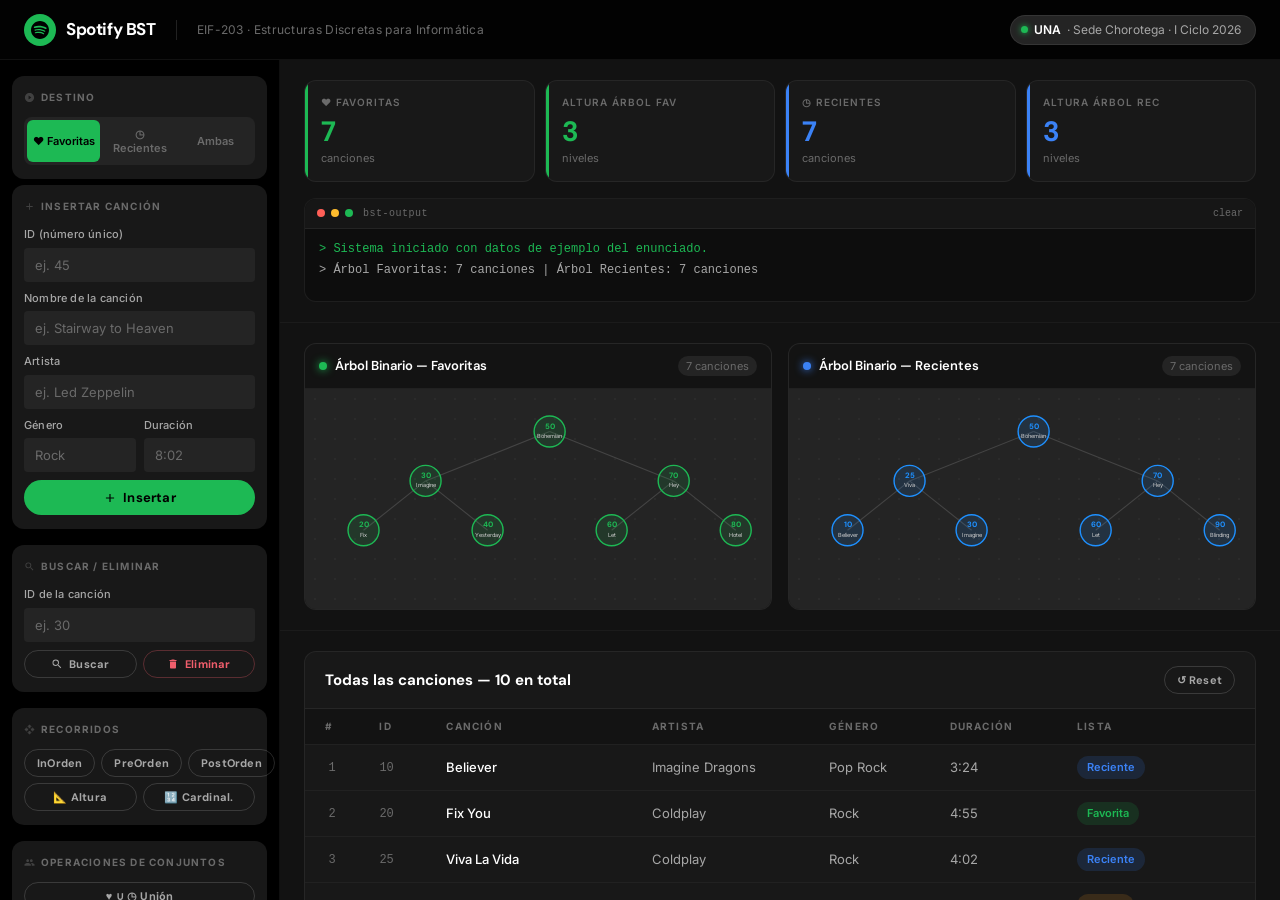
<file: index.html>
<!DOCTYPE html>
<html lang="es">
<head>
  <meta charset="UTF-8">
  <meta name="viewport" content="width=device-width, initial-scale=1.0">
  <title>Spotify BST — EIF-203</title>
  <link rel="stylesheet" href="css/styles.css">
</head>
<body>

<!-- TOPBAR -->
<header class="topbar">
  <a class="topbar-logo" href="#">
    <div class="topbar-logo-icon">
      <svg width="18" height="18" viewBox="0 0 24 24" fill="currentColor">
        <path d="M12 0C5.4 0 0 5.4 0 12s5.4 12 12 12 12-5.4 12-12S18.66 0 12 0zm5.521 17.34c-.24.359-.66.48-1.021.24-2.82-1.74-6.36-2.101-10.561-1.141-.418.122-.779-.179-.899-.539-.12-.421.18-.78.54-.9 4.56-1.021 8.52-.6 11.64 1.32.42.18.479.659.301 1.02zm1.44-3.3c-.301.42-.841.6-1.262.3-3.239-1.98-8.159-2.58-11.939-1.38-.479.12-1.02-.12-1.14-.6-.12-.48.12-1.021.6-1.141C9.6 9.9 15 10.561 18.72 12.84c.361.181.54.78.241 1.2zm.12-3.36C15.24 8.4 8.82 8.16 5.16 9.301c-.6.179-1.2-.181-1.38-.721-.18-.601.18-1.2.72-1.381 4.26-1.26 11.28-1.02 15.721 1.621.539.3.719 1.02.419 1.56-.299.421-1.02.599-1.559.3z"/>
      </svg>
    </div>
    Spotify BST
  </a>
  <div class="topbar-divider"></div>
  <span class="topbar-course">EIF-203 · Estructuras Discretas para Informática</span>
  <div class="topbar-badge">
    <span class="topbar-badge-dot"></span>
    <strong>UNA</strong> · Sede Chorotega · I Ciclo 2026
  </div>
</header>

<!-- LAYOUT -->
<div class="layout">

  <!-- SIDEBAR -->
  <aside class="sidebar">

    <!-- Destino -->
    <div class="sidebar-section">
      <p class="sidebar-section-title">
        <svg width="11" height="11" viewBox="0 0 24 24" fill="currentColor"><path d="M12 2C6.48 2 2 6.48 2 12s4.48 10 10 10 10-4.48 10-10S17.52 2 12 2zm-2 14.5v-9l6 4.5-6 4.5z"/></svg>
        Destino
      </p>
      <div class="target-tabs">
        <button class="target-tab active-fav" data-target="fav" onclick="setTarget(this,'fav')">♥ Favoritas</button>
        <button class="target-tab" data-target="rec"  onclick="setTarget(this,'rec')">◷ Recientes</button>
        <button class="target-tab" data-target="both" onclick="setTarget(this,'both')">Ambas</button>
      </div>
    </div>

    <!-- Insertar -->
    <div class="sidebar-section">
      <p class="sidebar-section-title">
        <svg width="11" height="11" viewBox="0 0 24 24" fill="currentColor"><path d="M19 13h-6v6h-2v-6H5v-2h6V5h2v6h6v2z"/></svg>
        Insertar canción
      </p>
      <div class="form-group">
        <label>ID (número único)</label>
        <input type="number" id="inp-id" placeholder="ej. 45" min="1">
      </div>
      <div class="form-group">
        <label>Nombre de la canción</label>
        <input type="text" id="inp-nombre" placeholder="ej. Stairway to Heaven">
      </div>
      <div class="form-group">
        <label>Artista</label>
        <input type="text" id="inp-artista" placeholder="ej. Led Zeppelin">
      </div>
      <div class="form-row">
        <div class="form-group">
          <label>Género</label>
          <input type="text" id="inp-genero" placeholder="Rock">
        </div>
        <div class="form-group">
          <label>Duración</label>
          <input type="text" id="inp-dur" placeholder="8:02">
        </div>
      </div>
      <button class="btn btn-primary btn-full" onclick="insertSong()">
        <svg width="14" height="14" viewBox="0 0 24 24" fill="currentColor"><path d="M19 13h-6v6h-2v-6H5v-2h6V5h2v6h6v2z"/></svg>
        Insertar
      </button>
    </div>

    <div class="s-divider"></div>

    <!-- Buscar / Eliminar -->
    <div class="sidebar-section">
      <p class="sidebar-section-title">
        <svg width="11" height="11" viewBox="0 0 24 24" fill="currentColor"><path d="M15.5 14h-.79l-.28-.27A6.471 6.471 0 0 0 16 9.5 6.5 6.5 0 1 0 9.5 16c1.61 0 3.09-.59 4.23-1.57l.27.28v.79l5 4.99L20.49 19l-4.99-5zm-6 0C7.01 14 5 11.99 5 9.5S7.01 5 9.5 5 14 7.01 14 9.5 11.99 14 9.5 14z"/></svg>
        Buscar / Eliminar
      </p>
      <div class="form-group">
        <label>ID de la canción</label>
        <input type="number" id="inp-search" placeholder="ej. 30">
      </div>
      <div class="btn-grid-2">
        <button class="btn btn-ghost btn-sm" onclick="searchSong()">
          <svg width="12" height="12" viewBox="0 0 24 24" fill="currentColor"><path d="M15.5 14h-.79l-.28-.27A6.471 6.471 0 0 0 16 9.5 6.5 6.5 0 1 0 9.5 16c1.61 0 3.09-.59 4.23-1.57l.27.28v.79l5 4.99L20.49 19l-4.99-5zm-6 0C7.01 14 5 11.99 5 9.5S7.01 5 9.5 5 14 7.01 14 9.5 11.99 14 9.5 14z"/></svg>
          Buscar
        </button>
        <button class="btn btn-danger btn-sm" onclick="deleteById()">
          <svg width="12" height="12" viewBox="0 0 24 24" fill="currentColor"><path d="M6 19c0 1.1.9 2 2 2h8c1.1 0 2-.9 2-2V7H6v12zM19 4h-3.5l-1-1h-5l-1 1H5v2h14V4z"/></svg>
          Eliminar
        </button>
      </div>
    </div>

    <div class="s-divider"></div>

    <!-- Recorridos -->
    <div class="sidebar-section">
      <p class="sidebar-section-title">
        <svg width="11" height="11" viewBox="0 0 24 24" fill="currentColor"><path d="M10 9h4V6h3l-5-5-5 5h3v3zm-1 1H6V7l-5 5 5 5v-3h3v-4zm14 2l-5-5v3h-3v4h3v3l5-5zm-9 3h-4v3H7l5 5 5-5h-3v-3z"/></svg>
        Recorridos
      </p>
      <div class="btn-grid-3" style="margin-bottom:6px">
        <button class="btn btn-ghost btn-sm" onclick="showTraversal('in')">InOrden</button>
        <button class="btn btn-ghost btn-sm" onclick="showTraversal('pre')">PreOrden</button>
        <button class="btn btn-ghost btn-sm" onclick="showTraversal('post')">PostOrden</button>
      </div>
      <div class="btn-grid-2">
        <button class="btn btn-ghost btn-sm" onclick="showHeight()">📐 Altura</button>
        <button class="btn btn-ghost btn-sm" onclick="showCardinality()">🔢 Cardinal.</button>
      </div>
    </div>

    <div class="s-divider"></div>

    <!-- Conjuntos -->
    <div class="sidebar-section">
      <p class="sidebar-section-title">
        <svg width="11" height="11" viewBox="0 0 24 24" fill="currentColor"><path d="M16 11c1.66 0 2.99-1.34 2.99-3S17.66 5 16 5c-1.66 0-3 1.34-3 3s1.34 3 3 3zm-8 0c1.66 0 2.99-1.34 2.99-3S9.66 5 8 5C6.34 5 5 6.34 5 8s1.34 3 3 3zm0 2c-2.33 0-7 1.17-7 3.5V19h14v-2.5c0-2.33-4.67-3.5-7-3.5zm8 0c-.29 0-.62.02-.97.05 1.16.84 1.97 1.97 1.97 3.45V19h6v-2.5c0-2.33-4.67-3.5-7-3.5z"/></svg>
        Operaciones de conjuntos
      </p>
      <div class="btn-col">
        <button class="btn btn-ghost btn-sm" onclick="opUnion()">♥ ∪ ◷  Unión</button>
        <button class="btn btn-ghost btn-sm" onclick="opIntersection()">♥ ∩ ◷  Intersección</button>
        <button class="btn btn-ghost btn-sm" onclick="opDiffFavRec()">♥ − ◷  Dif. (Fav − Rec)</button>
        <button class="btn btn-ghost btn-sm" onclick="opDiffRecFav()">◷ − ♥  Dif. (Rec − Fav)</button>
        <button class="btn btn-blue btn-sm"  onclick="resetTable()">↺ Ver todas</button>
      </div>
    </div>

  </aside>

  <!-- MAIN -->
  <div class="main">

    <!-- Stats + Console -->
    <div class="main-section">
      <div class="stats-row" style="margin-bottom:16px">
        <div class="stat-card green">
          <div class="stat-label">♥ Favoritas</div>
          <div class="stat-value green" id="stat-fav-count">0</div>
          <div class="stat-sub">canciones</div>
        </div>
        <div class="stat-card green">
          <div class="stat-label">Altura árbol Fav</div>
          <div class="stat-value green" id="stat-fav-height">0</div>
          <div class="stat-sub">niveles</div>
        </div>
        <div class="stat-card blue">
          <div class="stat-label">◷ Recientes</div>
          <div class="stat-value blue" id="stat-rec-count">0</div>
          <div class="stat-sub">canciones</div>
        </div>
        <div class="stat-card blue">
          <div class="stat-label">Altura árbol Rec</div>
          <div class="stat-value blue" id="stat-rec-height">0</div>
          <div class="stat-sub">niveles</div>
        </div>
      </div>

      <div class="console-wrap">
        <div class="console-bar">
          <span class="console-dot"></span>
          <span class="console-dot"></span>
          <span class="console-dot"></span>
          <span class="console-label">bst-output</span>
          <button class="console-clear" onclick="clearConsole()">clear</button>
        </div>
        <div class="console" id="console"></div>
      </div>
    </div>

    <!-- Trees -->
    <div class="main-section">
      <div class="trees-grid">
        <div class="tree-panel">
          <div class="tree-panel-header">
            <div class="tree-panel-indicator fav"></div>
            <span class="tree-panel-title">Árbol Binario — Favoritas</span>
            <span class="tree-panel-count" id="fav-count-label">0 canciones</span>
          </div>
          <div class="tree-svg-container" id="tree-fav">
            <div class="tree-empty">Árbol vacío</div>
          </div>
        </div>
        <div class="tree-panel">
          <div class="tree-panel-header">
            <div class="tree-panel-indicator rec"></div>
            <span class="tree-panel-title">Árbol Binario — Recientes</span>
            <span class="tree-panel-count" id="rec-count-label">0 canciones</span>
          </div>
          <div class="tree-svg-container" id="tree-rec">
            <div class="tree-empty">Árbol vacío</div>
          </div>
        </div>
      </div>
    </div>

    <!-- Song table -->
    <div class="main-section">
      <div class="song-table-wrap">
        <div class="song-table-header">
          <span class="song-table-title" id="table-header">Todas las canciones</span>
          <button class="btn btn-ghost btn-sm" style="margin-left:auto" onclick="resetTable()">↺ Reset</button>
        </div>
        <table>
          <thead>
            <tr>
              <th style="width:36px">#</th>
              <th>ID</th>
              <th>Canción</th>
              <th>Artista</th>
              <th>Género</th>
              <th>Duración</th>
              <th>Lista</th>
              <th style="width:40px"></th>
            </tr>
          </thead>
          <tbody id="song-tbody"></tbody>
        </table>
      </div>
    </div>

  </div><!-- /main -->
</div><!-- /layout -->

<script src="js/script.js"></script>
</body>
</html>
</file>
<file: css/styles.css>
@import url('https://fonts.googleapis.com/css2?family=DM+Sans:ital,opsz,wght@0,9..40,300;0,9..40,400;0,9..40,500;0,9..40,600;0,9..40,700;1,9..40,400&family=Inter:wght@300;400;500;600&display=swap');

:root {
  --bg-base:    #121212;
  --bg-surface: #181818;
  --bg-card:    #242424;
  --bg-hover:   #2a2a2a;
  --bg-elevated:#303030;
  --accent:     #1DB954;
  --accent-dim: #158a3e;
  --accent-glow:#1DB95426;
  --accent-hover:#1ed760;
  --fav-color:  #1DB954;
  --rec-color:  #3b82f6;
  --rec-glow:   #3b82f626;
  --text-primary:   #FFFFFF;
  --text-secondary: #a7a7a7;
  --text-muted:     #6a6a6a;
  --danger:     #f15e6c;
  --warning:    #f59b23;
  --radius-xs:  4px;
  --radius-sm:  8px;
  --radius-md:  12px;
  --radius-pill:500px;
  --font-display: 'DM Sans', sans-serif;
  --font-body:    'Inter', sans-serif;
  --font-mono:    'Courier New', monospace;
  --shadow-sm: 0 2px 8px rgba(0,0,0,.4);
  --shadow-md: 0 4px 20px rgba(0,0,0,.5);
}

*, *::before, *::after { box-sizing: border-box; margin: 0; padding: 0; }

body {
  background: var(--bg-base);
  color: var(--text-primary);
  font-family: var(--font-body);
  font-size: 14px;
  line-height: 1.5;
  min-height: 100vh;
  -webkit-font-smoothing: antialiased;
}

/* ── TOPBAR ─────────────────────────────────────── */
.topbar {
  display: flex;
  align-items: center;
  gap: 16px;
  padding: 0 24px;
  height: 60px;
  background: rgba(0,0,0,.85);
  backdrop-filter: blur(20px);
  -webkit-backdrop-filter: blur(20px);
  border-bottom: 1px solid rgba(255,255,255,.06);
  position: sticky;
  top: 0;
  z-index: 100;
}

.topbar-logo {
  display: flex;
  align-items: center;
  gap: 10px;
  font-family: var(--font-display);
  font-weight: 700;
  font-size: 17px;
  letter-spacing: -0.4px;
  color: var(--text-primary);
  text-decoration: none;
}
.topbar-logo-icon {
  width: 32px; height: 32px;
  background: var(--accent);
  border-radius: 50%;
  display: flex; align-items: center; justify-content: center;
  flex-shrink: 0;
}
.topbar-logo-icon svg { color: #000; }

.topbar-divider {
  width: 1px; height: 20px;
  background: rgba(255,255,255,.12);
  margin: 0 4px;
}
.topbar-course {
  font-size: 12px;
  color: var(--text-muted);
  font-weight: 400;
  letter-spacing: 0.3px;
}
.topbar-badge {
  margin-left: auto;
  display: flex;
  align-items: center;
  gap: 6px;
  background: var(--bg-card);
  border: 1px solid rgba(255,255,255,.08);
  border-radius: var(--radius-pill);
  padding: 5px 14px 5px 10px;
  font-size: 12px;
  color: var(--text-secondary);
}
.topbar-badge-dot {
  width: 7px; height: 7px;
  background: var(--accent);
  border-radius: 50%;
  box-shadow: 0 0 6px var(--accent);
}
.topbar-badge strong { color: var(--text-primary); font-weight: 600; }

/* ── LAYOUT ─────────────────────────────────────── */
.layout {
  display: grid;
  grid-template-columns: 280px 1fr;
  height: calc(100vh - 60px);
  overflow: hidden;
}

/* ── SIDEBAR ─────────────────────────────────────── */
.sidebar {
  background: #000;
  border-right: 1px solid rgba(255,255,255,.06);
  overflow-y: auto;
  padding: 16px 12px 24px;
  display: flex;
  flex-direction: column;
  gap: 6px;
}

.sidebar-section {
  background: var(--bg-surface);
  border-radius: var(--radius-md);
  padding: 14px 12px;
}

.sidebar-section-title {
  font-size: 10px;
  font-weight: 700;
  letter-spacing: 1.2px;
  text-transform: uppercase;
  color: var(--text-muted);
  margin-bottom: 12px;
  display: flex;
  align-items: center;
  gap: 6px;
}
.sidebar-section-title svg { opacity: .5; }

/* Target pill selector */
.target-tabs {
  display: grid;
  grid-template-columns: 1fr 1fr 1fr;
  gap: 3px;
  background: var(--bg-card);
  border-radius: var(--radius-sm);
  padding: 3px;
}
.target-tab {
  border: none;
  border-radius: 6px;
  cursor: pointer;
  font-family: var(--font-body);
  font-size: 11px;
  font-weight: 600;
  padding: 7px 4px;
  transition: all .18s ease;
  background: transparent;
  color: var(--text-muted);
}
.target-tab:hover:not([class*="active"]) { color: var(--text-secondary); background: var(--bg-hover); }
.target-tab.active-fav  { background: var(--accent); color: #000; }
.target-tab.active-rec  { background: var(--rec-color); color: #fff; }
.target-tab.active-both { background: var(--bg-elevated); color: var(--text-primary); }

/* Forms */
.form-group { display: flex; flex-direction: column; gap: 5px; margin-bottom: 8px; }
.form-group:last-child { margin-bottom: 0; }
.form-group label {
  font-size: 11px;
  color: var(--text-secondary);
  font-weight: 500;
  letter-spacing: 0.2px;
}
.form-row { display: grid; grid-template-columns: 1fr 1fr; gap: 8px; }

input[type="text"],
input[type="number"] {
  background: var(--bg-card);
  border: 1.5px solid transparent;
  border-radius: var(--radius-xs);
  color: var(--text-primary);
  font-family: var(--font-body);
  font-size: 13px;
  padding: 8px 10px;
  width: 100%;
  outline: none;
  transition: border-color .15s, background .15s;
}
input:hover  { background: var(--bg-hover); }
input:focus  { border-color: var(--accent); background: var(--bg-card); }
input::placeholder { color: var(--text-muted); }

/* Buttons */
.btn {
  border: none;
  border-radius: var(--radius-pill);
  cursor: pointer;
  font-family: var(--font-display);
  font-size: 13px;
  font-weight: 700;
  padding: 9px 18px;
  transition: all .18s ease;
  display: inline-flex;
  align-items: center;
  justify-content: center;
  gap: 6px;
  letter-spacing: 0.2px;
  white-space: nowrap;
}
.btn:active { transform: scale(.97); }

.btn-primary {
  background: var(--accent);
  color: #000;
}
.btn-primary:hover {
  background: var(--accent-hover);
  box-shadow: 0 0 16px var(--accent-glow), 0 4px 12px rgba(0,0,0,.3);
  transform: scale(1.02);
}

.btn-ghost {
  background: transparent;
  color: var(--text-secondary);
  border: 1.5px solid rgba(255,255,255,.15);
}
.btn-ghost:hover {
  color: var(--text-primary);
  border-color: rgba(255,255,255,.3);
  background: rgba(255,255,255,.05);
}

.btn-danger {
  background: transparent;
  color: var(--danger);
  border: 1.5px solid rgba(241,94,108,.3);
}
.btn-danger:hover {
  background: rgba(241,94,108,.1);
  border-color: var(--danger);
}

.btn-blue {
  background: var(--rec-color);
  color: #fff;
}
.btn-blue:hover {
  background: #60a5fa;
  box-shadow: 0 0 16px var(--rec-glow);
}

.btn-full { width: 100%; }
.btn-sm   { font-size: 11px; padding: 6px 12px; }

/* Grid button groups */
.btn-grid-2 { display: grid; grid-template-columns: 1fr 1fr; gap: 6px; }
.btn-grid-3 { display: grid; grid-template-columns: 1fr 1fr 1fr; gap: 6px; }
.btn-col    { display: flex; flex-direction: column; gap: 5px; }

/* Sidebar divider */
.s-divider {
  height: 1px;
  background: rgba(255,255,255,.06);
  margin: 2px 0;
}

/* ── MAIN AREA ─────────────────────────────────── */
.main {
  overflow-y: auto;
  display: flex;
  flex-direction: column;
  gap: 0;
}

.main-section {
  padding: 20px 24px;
  border-bottom: 1px solid rgba(255,255,255,.04);
}
.main-section:last-child { border-bottom: none; }

/* Stats */
.stats-row {
  display: grid;
  grid-template-columns: repeat(4, 1fr);
  gap: 10px;
}
.stat-card {
  background: var(--bg-surface);
  border: 1px solid rgba(255,255,255,.06);
  border-radius: var(--radius-md);
  padding: 14px 16px;
  position: relative;
  overflow: hidden;
}
.stat-card::before {
  content: '';
  position: absolute;
  left: 0; top: 0; bottom: 0;
  width: 3px;
  border-radius: 3px 0 0 3px;
}
.stat-card.green::before { background: var(--accent); }
.stat-card.blue::before  { background: var(--rec-color); }
.stat-label {
  font-size: 10px;
  color: var(--text-muted);
  text-transform: uppercase;
  letter-spacing: 1px;
  margin-bottom: 8px;
  font-weight: 600;
}
.stat-value {
  font-family: var(--font-display);
  font-size: 28px;
  font-weight: 700;
  line-height: 1;
  margin-bottom: 4px;
}
.stat-value.green { color: var(--accent); }
.stat-value.blue  { color: var(--rec-color); }
.stat-sub { font-size: 11px; color: var(--text-muted); }

/* Console */
.console-wrap {
  background: #0d0d0d;
  border: 1px solid rgba(255,255,255,.07);
  border-radius: var(--radius-md);
  overflow: hidden;
}
.console-bar {
  display: flex;
  align-items: center;
  gap: 6px;
  padding: 7px 12px;
  background: #161616;
  border-bottom: 1px solid rgba(255,255,255,.06);
}
.console-dot { width: 8px; height: 8px; border-radius: 50%; }
.console-dot:nth-child(1) { background: #ff5f57; }
.console-dot:nth-child(2) { background: #febc2e; }
.console-dot:nth-child(3) { background: var(--accent); }
.console-label { font-size: 10px; color: var(--text-muted); margin-left: 4px; letter-spacing: 0.5px; font-family: var(--font-mono); }
.console-clear { margin-left: auto; font-size: 10px; color: var(--text-muted); background: none; border: none; cursor: pointer; font-family: var(--font-mono); }
.console-clear:hover { color: var(--text-secondary); }

.console {
  padding: 10px 14px;
  font-family: var(--font-mono);
  font-size: 12px;
  min-height: 72px;
  max-height: 110px;
  overflow-y: auto;
  line-height: 1.8;
}
.console .log-info    { color: var(--text-secondary); }
.console .log-success { color: var(--accent); }
.console .log-error   { color: var(--danger); }
.console .log-warn    { color: var(--warning); }
.console .log-blue    { color: var(--rec-color); }

/* Trees */
.trees-grid {
  display: grid;
  grid-template-columns: 1fr 1fr;
  gap: 16px;
}
.tree-panel {
  background: var(--bg-surface);
  border: 1px solid rgba(255,255,255,.06);
  border-radius: var(--radius-md);
  overflow: hidden;
}
.tree-panel-header {
  display: flex;
  align-items: center;
  gap: 8px;
  padding: 12px 14px;
  border-bottom: 1px solid rgba(255,255,255,.06);
  background: rgba(0,0,0,.2);
}
.tree-panel-indicator {
  width: 8px; height: 8px;
  border-radius: 50%;
  flex-shrink: 0;
}
.tree-panel-indicator.fav {
  background: var(--accent);
  box-shadow: 0 0 8px var(--accent);
}
.tree-panel-indicator.rec {
  background: var(--rec-color);
  box-shadow: 0 0 8px var(--rec-color);
}
.tree-panel-title {
  font-family: var(--font-display);
  font-weight: 600;
  font-size: 13px;
}
.tree-panel-count {
  margin-left: auto;
  font-size: 11px;
  color: var(--text-muted);
  background: var(--bg-card);
  padding: 2px 8px;
  border-radius: var(--radius-pill);
}
.tree-svg-container {
  background: var(--bg-card);
  background-image: radial-gradient(circle, rgba(255,255,255,.03) 1px, transparent 1px);
  background-size: 20px 20px;
  min-height: 220px;
  display: flex;
  align-items: center;
  justify-content: center;
  padding: 12px;
}
.tree-svg-container svg { width: 100%; height: auto; }
.tree-empty {
  color: var(--text-muted);
  font-size: 12px;
  text-align: center;
  padding: 40px 20px;
  font-style: italic;
}

/* Song table */
.song-table-wrap {
  background: var(--bg-surface);
  border: 1px solid rgba(255,255,255,.06);
  border-radius: var(--radius-md);
  overflow: hidden;
}
.song-table-header {
  display: flex;
  align-items: center;
  gap: 10px;
  padding: 14px 20px;
  border-bottom: 1px solid rgba(255,255,255,.06);
}
.song-table-title {
  font-family: var(--font-display);
  font-weight: 700;
  font-size: 15px;
}
.song-table-title span { color: var(--text-muted); font-size: 13px; font-weight: 400; }

table { width: 100%; border-collapse: collapse; }
th {
  background: rgba(0,0,0,.2);
  color: var(--text-muted);
  font-size: 10px;
  font-weight: 700;
  letter-spacing: 1.2px;
  text-transform: uppercase;
  padding: 10px 20px;
  text-align: left;
  border-bottom: 1px solid rgba(255,255,255,.06);
}
td {
  padding: 11px 20px;
  border-bottom: 1px solid rgba(255,255,255,.04);
  font-size: 13px;
  transition: background .1s;
}
tr:last-child td { border-bottom: none; }

.td-num {
  font-family: var(--font-mono);
  font-size: 12px;
  color: var(--text-muted);
  width: 36px;
  text-align: center;
}
/* El número de fila muestra ▶ en hover */
tr:hover .td-num .row-num  { display: none; }
tr:hover .td-num .row-play { display: block; }
.td-num .row-play { display: none; color: var(--accent); font-size: 14px; }

tr:hover td { background: rgba(255,255,255,.04); }
.td-id { font-family: var(--font-mono); color: var(--text-muted); font-size: 12px; }
.td-name { font-weight: 500; color: var(--text-primary); }
.td-secondary { color: var(--text-secondary); }

.td-tag {
  display: inline-flex;
  align-items: center;
  gap: 4px;
  border-radius: var(--radius-pill);
  padding: 3px 10px;
  font-size: 11px;
  font-weight: 600;
}
.td-tag.fav  { background: var(--accent-glow); color: var(--accent); }
.td-tag.rec  { background: var(--rec-glow); color: var(--rec-color); }
.td-tag.both { background: rgba(245,155,35,.15); color: var(--warning); }

.td-del {
  background: none;
  border: none;
  color: transparent;
  cursor: pointer;
  font-size: 16px;
  transition: color .15s;
  padding: 2px 6px;
}
tr:hover .td-del { color: var(--text-muted); }
tr:hover .td-del:hover { color: var(--danger); }

/* Scrollbar */
::-webkit-scrollbar { width: 6px; height: 6px; }
::-webkit-scrollbar-track { background: transparent; }
::-webkit-scrollbar-thumb { background: rgba(255,255,255,.12); border-radius: 3px; }
::-webkit-scrollbar-thumb:hover { background: rgba(255,255,255,.2); }

/* Highlight search */
.highlight-row td { background: rgba(29,185,84,.08) !important; }
.highlight-row .td-name { color: var(--accent); }
</file>
